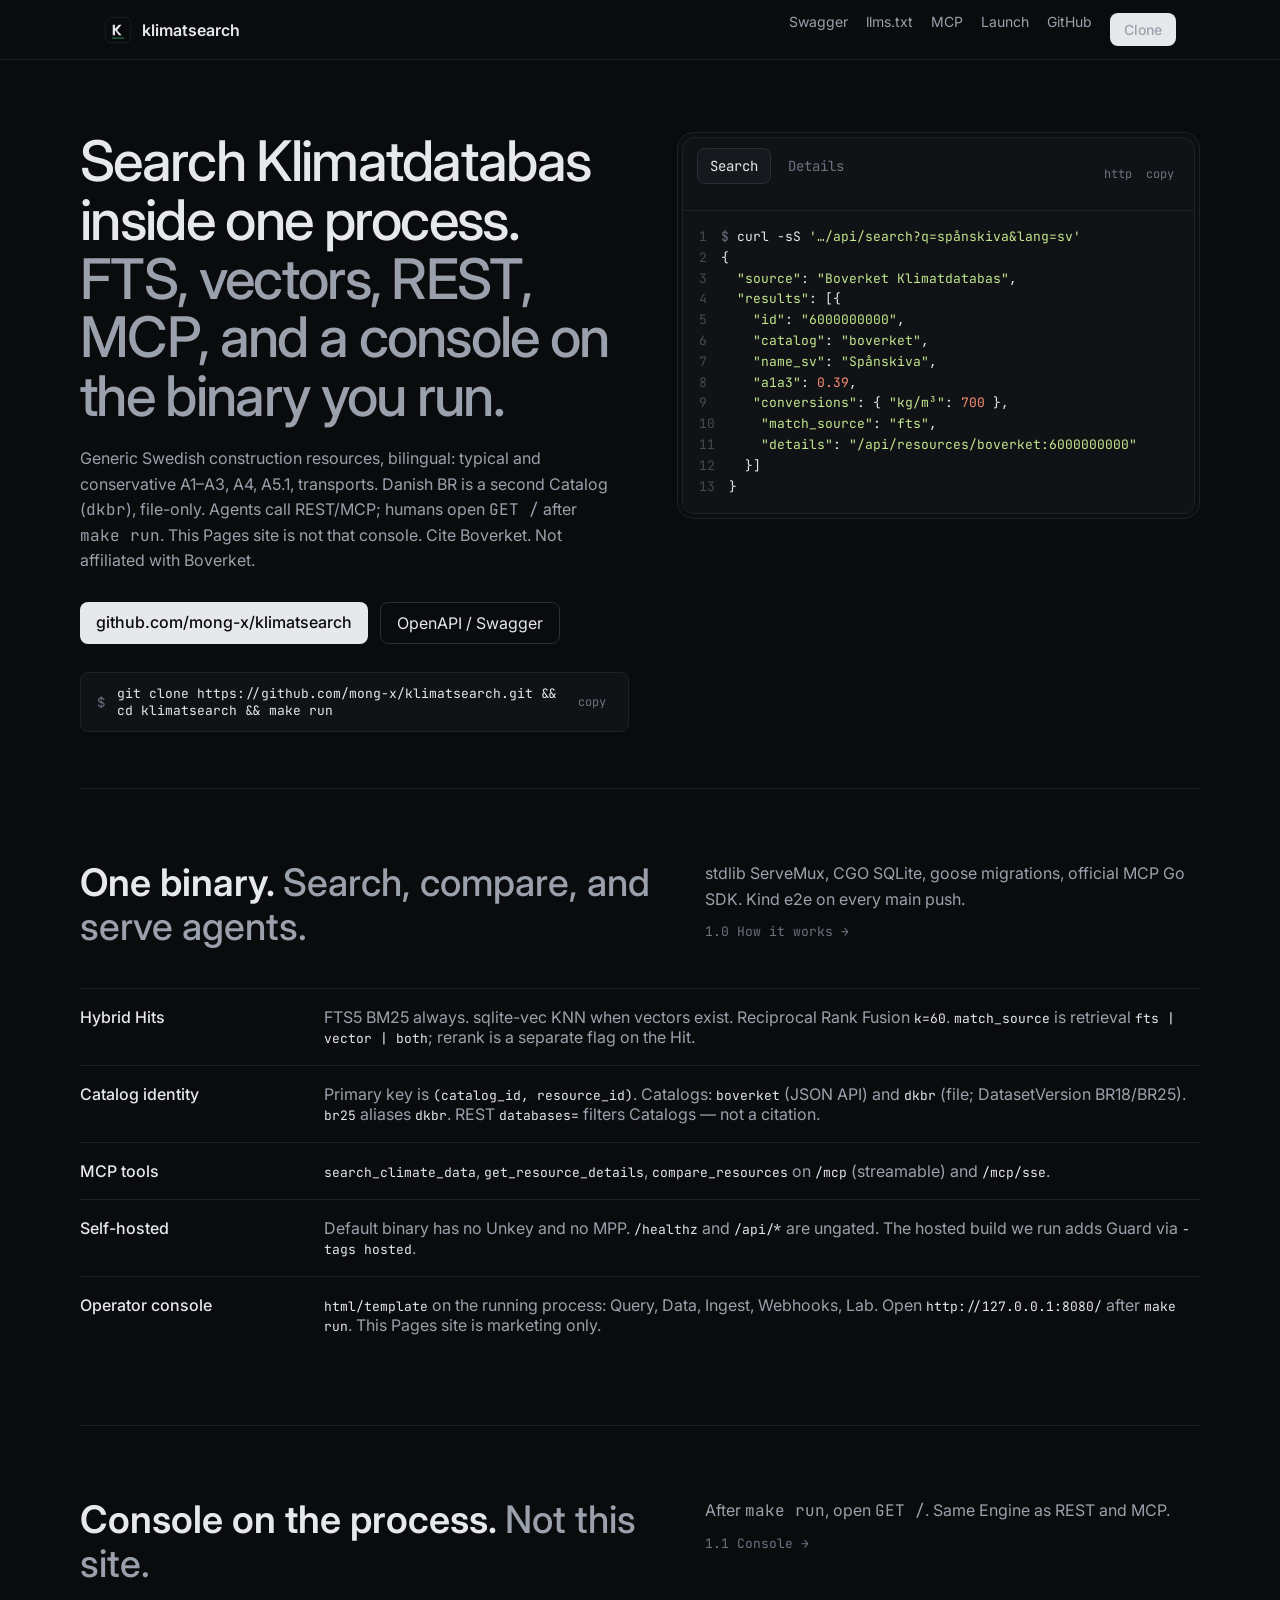
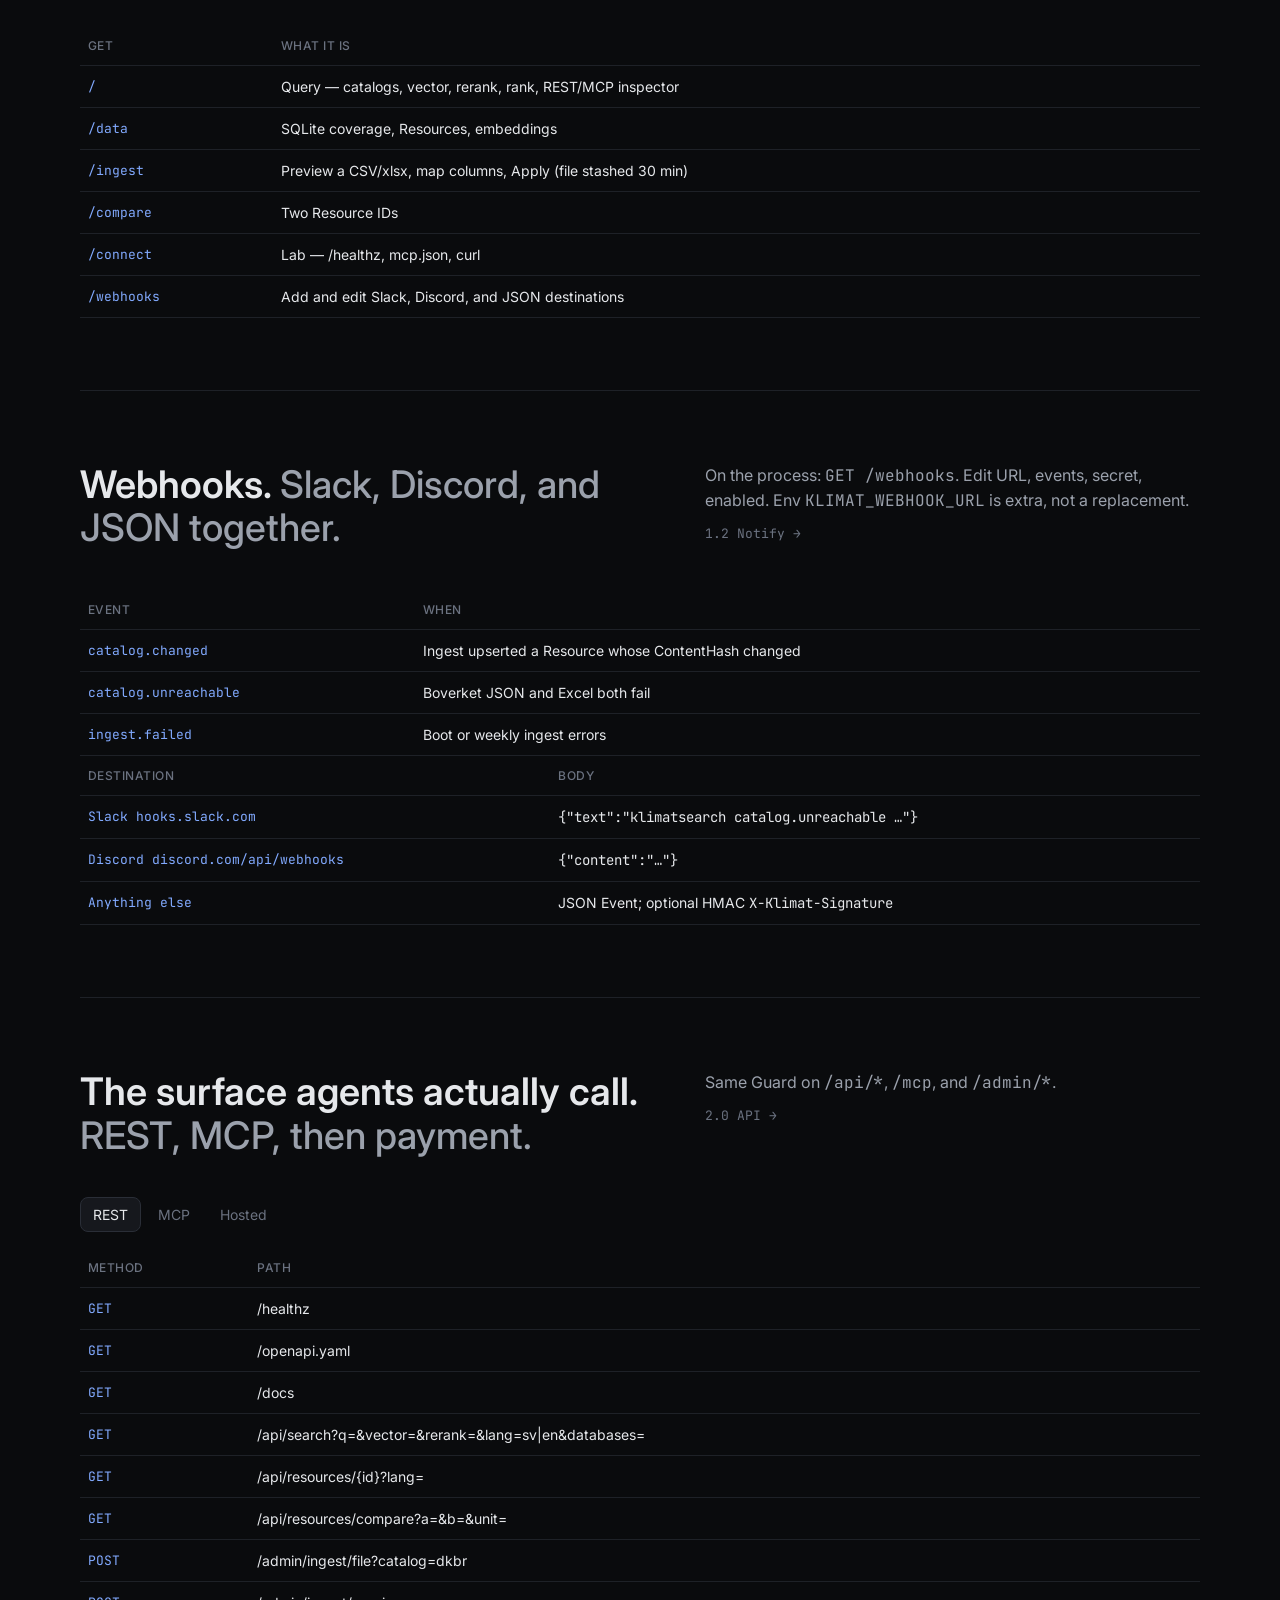
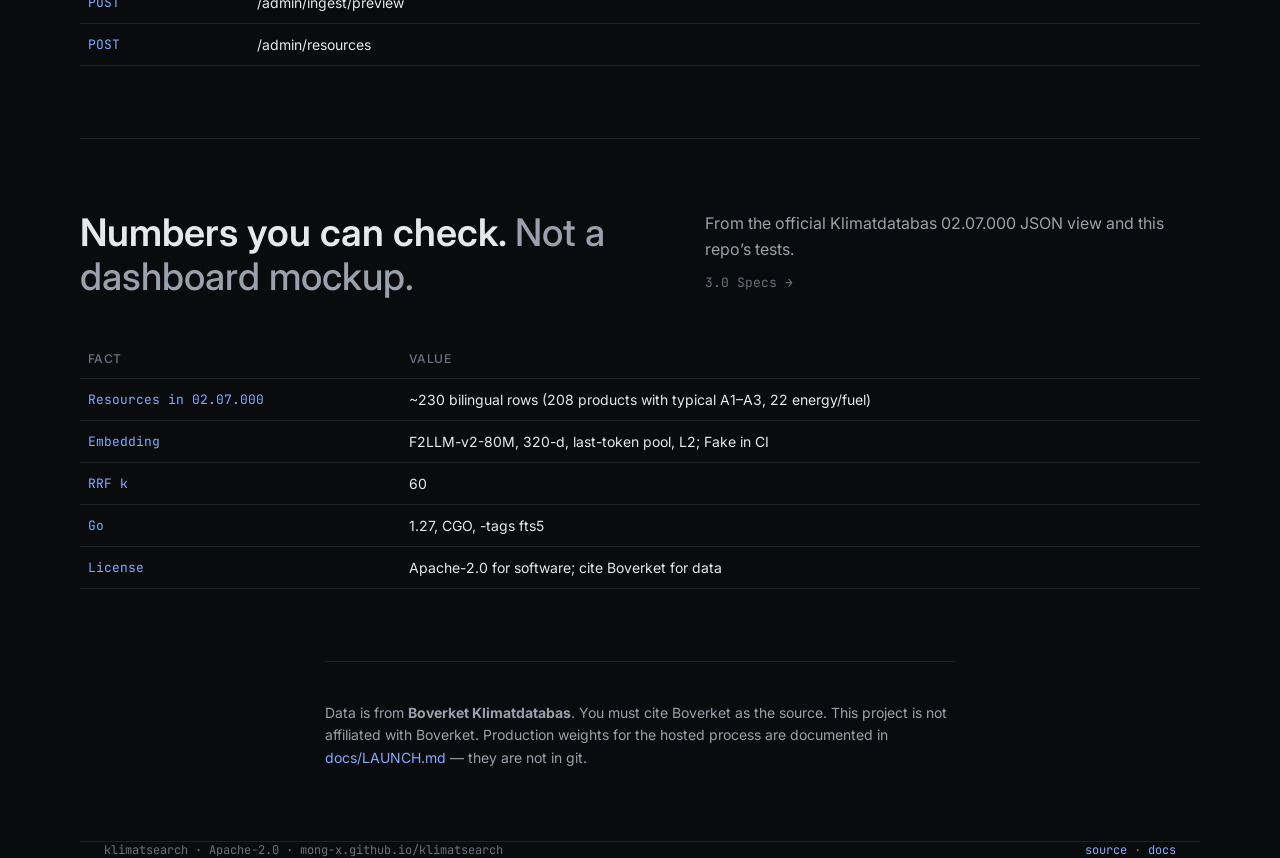
<file: site/index.html>
<!DOCTYPE html>
<html lang="en">
<head>
  <meta charset="utf-8" />
  <meta name="viewport" content="width=device-width, initial-scale=1" />
  <title>klimatsearch — hybrid search + MCP for Boverket Klimatdatabas</title>
  <meta name="description" content="Single Go binary: SQLite FTS5 + sqlite-vec, REST and MCP over Boverket Klimatdatabas. Cite Boverket. Apache-2.0." />
  <link rel="canonical" href="https://mong-x.github.io/klimatsearch/" />
  <meta property="og:title" content="klimatsearch" />
  <meta property="og:description" content="Hybrid search and MCP server for Boverket Klimatdatabas." />
  <meta property="og:image" content="https://mong-x.github.io/klimatsearch/assets/og.jpg" />
  <meta property="og:type" content="website" />
  <meta name="twitter:card" content="summary_large_image" />
  <link rel="icon" href="assets/mark.svg" type="image/svg+xml" />
  <link rel="preconnect" href="https://fonts.googleapis.com" />
  <link rel="preconnect" href="https://fonts.gstatic.com" crossorigin />
  <link href="https://fonts.googleapis.com/css2?family=Inter:wght@400;500;600&family=JetBrains+Mono:wght@400;500&display=swap" rel="stylesheet" />
  <link rel="stylesheet" href="styles.css" />
</head>
<body>
  <nav>
    <div class="wrap" style="display:flex;align-items:center;gap:20px;width:100%">
      <a class="brand" href="./"><img src="assets/mark.svg" alt="" />klimatsearch</a>
      <div class="links">
        <a href="./swagger/">Swagger</a>
        <a href="./llms.txt">llms.txt</a>
        <a href="https://github.com/mong-x/klimatsearch#mcp">MCP</a>
        <a href="https://github.com/mong-x/klimatsearch/blob/main/docs/LAUNCH.md">Launch</a>
        <a href="https://github.com/mong-x/klimatsearch">GitHub</a>
        <a class="btn" href="https://github.com/mong-x/klimatsearch#quick-start">Clone</a>
      </div>
    </div>
  </nav>

  <header class="wrap hero">
    <div>
      <h1>Search Klimatdatabas inside one process. <span>FTS, vectors, REST, MCP, and a console on the binary you run.</span></h1>
      <p class="lead">Generic Swedish construction resources, bilingual: typical and conservative A1–A3, A4, A5.1, transports. Danish BR is a second Catalog (<code>dkbr</code>), file-only. Agents call REST/MCP; humans open <code>GET /</code> after <code>make run</code>. This Pages site is not that console. Cite Boverket. Not affiliated with Boverket.</p>
      <div class="hero-actions">
        <a class="btn-primary" href="https://github.com/mong-x/klimatsearch">github.com/mong-x/klimatsearch</a>
        <a class="btn-ghost" href="./swagger/">OpenAPI / Swagger</a>
      </div>
      <div class="install" id="install">
        <span class="prompt">$</span>
        <code>git clone https://github.com/mong-x/klimatsearch.git &amp;&amp; cd klimatsearch &amp;&amp; make run</code>
        <button class="copy" type="button" data-copy="git clone https://github.com/mong-x/klimatsearch.git && cd klimatsearch && make run" aria-label="Copy install command">copy</button>
      </div>
    </div>
    <div class="frame" aria-label="Example search then details">
      <div class="frame-inner">
        <div class="chrome">
          <div class="tabs hero-tabs" role="tablist">
            <button type="button" role="tab" aria-selected="true" data-hero="search">Search</button>
            <button type="button" role="tab" aria-selected="false" data-hero="details">Details</button>
          </div>
          <span class="lang">http</span>
          <button class="copy" type="button" data-copy="curl -sS 'http://127.0.0.1:8080/api/search?q=spånskiva&amp;lang=sv'" aria-label="Copy curl">copy</button>
        </div>
        <pre class="hero-panel" id="hero-search"><span class="ln">1</span><span class="c">$</span> curl -sS <span class="s">'…/api/search?q=spånskiva&amp;lang=sv'</span>
<span class="ln">2</span>{
<span class="ln">3</span>  <span class="s">"source"</span>: <span class="s">"Boverket Klimatdatabas"</span>,
<span class="ln">4</span>  <span class="s">"results"</span>: [{
<span class="ln">5</span>    <span class="s">"id"</span>: <span class="s">"6000000000"</span>,
<span class="ln">6</span>    <span class="s">"catalog"</span>: <span class="s">"boverket"</span>,
<span class="ln">7</span>    <span class="s">"name_sv"</span>: <span class="s">"Spånskiva"</span>,
<span class="ln">8</span>    <span class="s">"a1a3"</span>: <span class="n">0.39</span>,
<span class="ln">9</span>    <span class="s">"conversions"</span>: { <span class="s">"kg/m³"</span>: <span class="n">700</span> },
<span class="ln">10</span>    <span class="s">"match_source"</span>: <span class="s">"fts"</span>,
<span class="ln">11</span>    <span class="s">"details"</span>: <span class="s">"/api/resources/boverket:6000000000"</span>
<span class="ln">12</span>  }]
<span class="ln">13</span>}</pre>
        <pre class="hero-panel" id="hero-details" hidden><span class="ln">1</span><span class="c">$</span> curl -sS <span class="s">'…/api/resources/boverket:6000000000'</span>
<span class="ln">2</span>{
<span class="ln">3</span>  <span class="s">"id"</span>: <span class="s">"6000000000"</span>,
<span class="ln">4</span>  <span class="s">"catalog"</span>: <span class="s">"boverket"</span>,
<span class="ln">5</span>  <span class="s">"name_sv"</span>: <span class="s">"Spånskiva"</span>,
<span class="ln">6</span>  <span class="s">"a1a3"</span>: <span class="n">0.39</span>,
<span class="ln">7</span>  <span class="s">"category"</span>: <span class="s">"Byggskivor"</span>,
<span class="ln">8</span>  <span class="s">"source"</span>: <span class="s">"Boverket Klimatdatabas"</span>,
<span class="ln">9</span>  <span class="s">"origin"</span>: <span class="s">"https://klimatdatabasen.boverket.se/detaljer/10/6000000000"</span>
<span class="ln">10</span>}
<span class="ln">11</span><span class="c"># GET …/api/resources/boverket:6000000000/origin → 302 to origin</span></pre>
      </div>
    </div>
  </header>

  <section class="wrap sec">
    <div class="head">
      <h2>One binary. <span>Search, compare, and serve agents.</span></h2>
      <p class="desc">stdlib ServeMux, CGO SQLite, goose migrations, official MCP Go SDK. Kind e2e on every main push.
        <span class="idx">1.0 How it works →</span>
      </p>
    </div>
    <dl class="defs">
      <div>
        <dt>Hybrid Hits</dt>
        <dd>FTS5 BM25 always. sqlite-vec KNN when vectors exist. Reciprocal Rank Fusion <code>k=60</code>. <code>match_source</code> is retrieval <code>fts | vector | both</code>; rerank is a separate flag on the Hit.</dd>
      </div>
      <div>
        <dt>Catalog identity</dt>
        <dd>Primary key is <code>(catalog_id, resource_id)</code>. Catalogs: <code>boverket</code> (JSON API) and <code>dkbr</code> (file; DatasetVersion BR18/BR25). <code>br25</code> aliases <code>dkbr</code>. REST <code>databases=</code> filters Catalogs — not a citation.</dd>
      </div>
      <div>
        <dt>MCP tools</dt>
        <dd><code>search_climate_data</code>, <code>get_resource_details</code>, <code>compare_resources</code> on <code>/mcp</code> (streamable) and <code>/mcp/sse</code>.</dd>
      </div>
      <div>
        <dt>Self-hosted</dt>
        <dd>Default binary has no Unkey and no MPP. <code>/healthz</code> and <code>/api/*</code> are ungated. The hosted build we run adds Guard via <code>-tags hosted</code>.</dd>
      </div>
      <div>
        <dt>Operator console</dt>
        <dd><code>html/template</code> on the running process: Query, Data, Ingest, Webhooks, Lab. Open <code>http://127.0.0.1:8080/</code> after <code>make run</code>. This Pages site is marketing only.</dd>
      </div>
    </dl>
  </section>

  <section class="wrap sec" id="console">
    <div class="head">
      <h2>Console on the process. <span>Not this site.</span></h2>
      <p class="desc">After <code>make run</code>, open <code>GET /</code>. Same Engine as REST and MCP.
        <span class="idx">1.1 Console →</span>
      </p>
    </div>
    <table class="specs">
      <thead><tr><th>GET</th><th>What it is</th></tr></thead>
      <tbody>
        <tr><td>/</td><td>Query — catalogs, vector, rerank, rank, REST/MCP inspector</td></tr>
        <tr><td>/data</td><td>SQLite coverage, Resources, embeddings</td></tr>
        <tr><td>/ingest</td><td>Preview a CSV/xlsx, map columns, Apply (file stashed 30 min)</td></tr>
        <tr><td>/compare</td><td>Two Resource IDs</td></tr>
        <tr><td>/connect</td><td>Lab — /healthz, mcp.json, curl</td></tr>
        <tr><td>/webhooks</td><td>Add and edit Slack, Discord, and JSON destinations</td></tr>
      </tbody>
    </table>
  </section>

  <section class="wrap sec" id="webhooks">
    <div class="head">
      <h2>Webhooks. <span>Slack, Discord, and JSON together.</span></h2>
      <p class="desc">On the process: <code>GET /webhooks</code>. Edit URL, events, secret, enabled. Env <code>KLIMAT_WEBHOOK_URL</code> is extra, not a replacement.
        <span class="idx">1.2 Notify →</span>
      </p>
    </div>
    <table class="specs">
      <thead><tr><th>Event</th><th>When</th></tr></thead>
      <tbody>
        <tr><td>catalog.changed</td><td>Ingest upserted a Resource whose ContentHash changed</td></tr>
        <tr><td>catalog.unreachable</td><td>Boverket JSON and Excel both fail</td></tr>
        <tr><td>ingest.failed</td><td>Boot or weekly ingest errors</td></tr>
      </tbody>
    </table>
    <table class="specs">
      <thead><tr><th>Destination</th><th>Body</th></tr></thead>
      <tbody>
        <tr><td>Slack hooks.slack.com</td><td><code>{"text":"klimatsearch catalog.unreachable …"}</code></td></tr>
        <tr><td>Discord discord.com/api/webhooks</td><td><code>{"content":"…"}</code></td></tr>
        <tr><td>Anything else</td><td>JSON Event; optional HMAC <code>X-Klimat-Signature</code></td></tr>
      </tbody>
    </table>
  </section>

  <section class="wrap sec" id="api">
    <div class="head">
      <h2>The surface agents actually call. <span>REST, MCP, then payment.</span></h2>
      <p class="desc">Same Guard on <code>/api/*</code>, <code>/mcp</code>, and <code>/admin/*</code>.
        <span class="idx">2.0 API →</span>
      </p>
    </div>
    <div class="tabs" role="tablist">
      <button type="button" role="tab" aria-selected="true" data-tab="rest">REST</button>
      <button type="button" role="tab" aria-selected="false" data-tab="mcp">MCP</button>
      <button type="button" role="tab" aria-selected="false" data-tab="guard">Hosted</button>
    </div>
    <div class="panel active" id="tab-rest" role="tabpanel">
      <table class="specs">
        <thead><tr><th>Method</th><th>Path</th></tr></thead>
        <tbody>
          <tr><td>GET</td><td>/healthz</td></tr>
          <tr><td>GET</td><td>/openapi.yaml</td></tr>
          <tr><td>GET</td><td>/docs</td></tr>
          <tr><td>GET</td><td>/api/search?q=&amp;vector=&amp;rerank=&amp;lang=sv|en&amp;databases=</td></tr>
          <tr><td>GET</td><td>/api/resources/{id}?lang=</td></tr>
          <tr><td>GET</td><td>/api/resources/compare?a=&amp;b=&amp;unit=</td></tr>
          <tr><td>POST</td><td>/admin/ingest/file?catalog=dkbr</td></tr>
          <tr><td>POST</td><td>/admin/ingest/preview</td></tr>
          <tr><td>POST</td><td>/admin/resources</td></tr>
        </tbody>
      </table>
    </div>
    <div class="panel" id="tab-mcp" role="tabpanel">
      <table class="specs">
        <thead><tr><th>Tool</th><th>Does</th></tr></thead>
        <tbody>
          <tr><td>search_climate_data</td><td>Query names and descriptions; optional databases[]</td></tr>
          <tr><td>get_resource_details</td><td>One Resource by prefixed or bare id</td></tr>
          <tr><td>compare_resources</td><td>A1–A3 of two Resources in one unit</td></tr>
        </tbody>
      </table>
    </div>
    <div class="panel" id="tab-guard" role="tabpanel">
      <table class="specs">
        <thead><tr><th>Build</th><th>What you get</th></tr></thead>
        <tbody>
          <tr><td>make build</td><td>Self-hosted. No Unkey, no mpp-go. API is ungated.</td></tr>
          <tr><td>make build-hosted</td><td>Our process. MPP Payment (402) and Unkey Bearer.</td></tr>
        </tbody>
      </table>
    </div>
  </section>

  <section class="wrap sec">
    <div class="head">
      <h2>Numbers you can check. <span>Not a dashboard mockup.</span></h2>
      <p class="desc">From the official Klimatdatabas 02.07.000 JSON view and this repo’s tests.
        <span class="idx">3.0 Specs →</span>
      </p>
    </div>
    <table class="specs">
      <thead><tr><th>Fact</th><th>Value</th></tr></thead>
      <tbody>
        <tr><td>Resources in 02.07.000</td><td>~230 bilingual rows (208 products with typical A1–A3, 22 energy/fuel)</td></tr>
        <tr><td>Embedding</td><td>F2LLM-v2-80M, 320-d, last-token pool, L2; Fake in CI</td></tr>
        <tr><td>RRF k</td><td>60</td></tr>
        <tr><td>Go</td><td>1.27, CGO, -tags fts5</td></tr>
        <tr><td>License</td><td>Apache-2.0 for software; cite Boverket for data</td></tr>
      </tbody>
    </table>
  </section>

  <p class="wrap cite">Data is from <strong>Boverket Klimatdatabas</strong>. You must cite Boverket as the source. This project is not affiliated with Boverket. Production weights for the hosted process are documented in <a href="https://github.com/mong-x/klimatsearch/blob/main/docs/LAUNCH.md">docs/LAUNCH.md</a> — they are not in git.</p>

  <footer class="wrap">
    <span>klimatsearch · Apache-2.0 · mong-x.github.io/klimatsearch</span>
    <span><a href="https://github.com/mong-x/klimatsearch">source</a> · <a href="https://github.com/mong-x/klimatsearch/blob/main/docs/README.md">docs</a></span>
  </footer>

  <script>
    document.querySelectorAll("[data-copy]").forEach((btn) => {
      btn.addEventListener("click", async () => {
        const text = btn.getAttribute("data-copy") || "";
        try {
          await navigator.clipboard.writeText(text);
          const prev = btn.textContent;
          btn.textContent = "copied";
          btn.setAttribute("aria-live", "polite");
          setTimeout(() => { btn.textContent = prev; }, 1200);
        } catch (_) {}
      });
    });
    const tabs = document.querySelectorAll('[data-tab]');
    tabs.forEach((tab) => {
      tab.addEventListener("click", () => {
        const id = tab.getAttribute("data-tab");
        tabs.forEach((t) => t.setAttribute("aria-selected", t === tab ? "true" : "false"));
        document.querySelectorAll(".panel").forEach((p) => {
          p.classList.toggle("active", p.id === "tab-" + id);
        });
      });
    });
    const heroTabs = document.querySelectorAll("[data-hero]");
    heroTabs.forEach((tab) => {
      tab.addEventListener("click", () => {
        const id = tab.getAttribute("data-hero");
        heroTabs.forEach((t) => t.setAttribute("aria-selected", t === tab ? "true" : "false"));
        document.querySelectorAll(".hero-panel").forEach((p) => {
          p.hidden = p.id !== "hero-" + id;
        });
        const copy = tab.closest(".chrome").querySelector(".copy");
        if (id === "details") {
          copy.setAttribute("data-copy", "curl -sS 'http://127.0.0.1:8080/api/resources/boverket:6000000000'");
        } else {
          copy.setAttribute("data-copy", "curl -sS 'http://127.0.0.1:8080/api/search?q=spånskiva&lang=sv'");
        }
      });
    });
  </script>
</body>
</html>
</file>
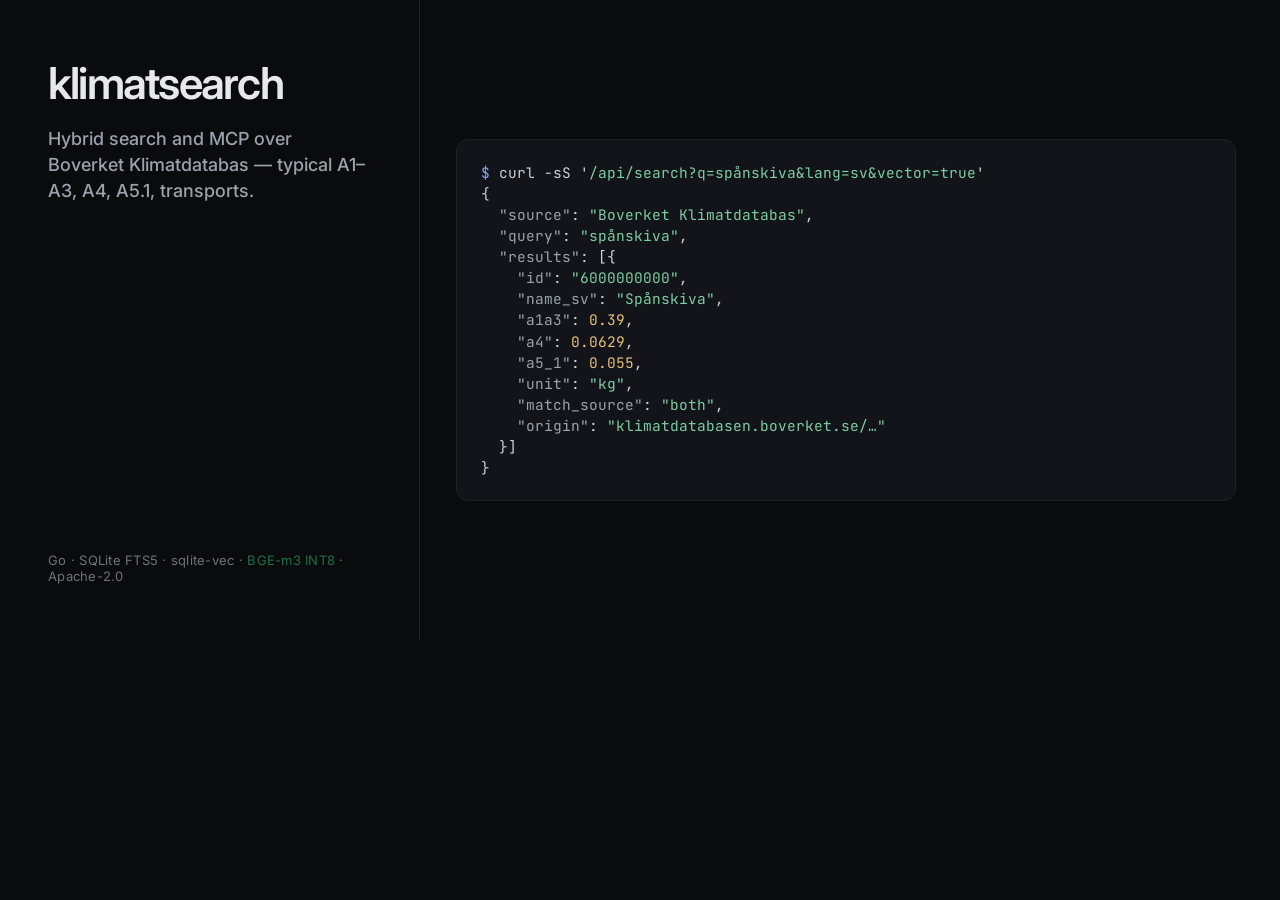
<file: site/assets/og.html>
<!DOCTYPE html>
<html lang="en">
<head>
  <meta charset="utf-8" />
  <style>
    @import url("https://fonts.googleapis.com/css2?family=Inter:wght@500;600&family=JetBrains+Mono:wght@400;500&display=swap");
    * { box-sizing: border-box; margin: 0; padding: 0; }
    html, body { width: 1280px; height: 640px; overflow: hidden; background: #0A0B0D; }
    body {
      display: grid;
      grid-template-columns: 420px 1fr;
      font-family: Inter, system-ui, sans-serif;
      color: #E6E8EB;
    }
    .left {
      padding: 56px 48px;
      display: flex;
      flex-direction: column;
      justify-content: space-between;
      border-right: 1px solid #1E2127;
    }
    h1 { font-size: 44px; letter-spacing: -0.04em; font-weight: 600; }
    .sub { margin-top: 16px; font-size: 18px; line-height: 1.45; color: #9aa3ad; font-weight: 500; }
    .meta { font-size: 13px; color: #6b737c; letter-spacing: 0.02em; }
    .meta span { color: #1F6F4A; }
    .frame { padding: 40px 44px 40px 36px; display: flex; align-items: center; }
    pre {
      width: 100%;
      background: #12141a;
      border: 1px solid #1E2127;
      border-radius: 12px;
      padding: 22px 24px;
      font-family: "JetBrains Mono", ui-monospace, monospace;
      font-size: 14.5px;
      line-height: 1.45;
      color: #c9d0d8;
    }
    .cmd { color: #82AAFF; }
    .k { color: #9aa3ad; }
    .s { color: #7dcea0; }
    .n { color: #e6c07b; }
    .dim { color: #5c6570; }
  </style>
</head>
<body>
  <div class="left">
    <div>
      <h1>klimatsearch</h1>
      <p class="sub">Hybrid search and MCP over Boverket Klimatdatabas — typical A1–A3, A4, A5.1, transports.</p>
    </div>
    <p class="meta">Go · SQLite FTS5 · sqlite-vec · <span>BGE-m3 INT8</span> · Apache-2.0</p>
  </div>
  <div class="frame">
<pre><span class="cmd">$</span> curl -sS '<span class="s">/api/search?q=spånskiva&amp;lang=sv&amp;vector=true</span>'
{
  <span class="k">"source"</span>: <span class="s">"Boverket Klimatdatabas"</span>,
  <span class="k">"query"</span>: <span class="s">"spånskiva"</span>,
  <span class="k">"results"</span>: [{
    <span class="k">"id"</span>: <span class="s">"6000000000"</span>,
    <span class="k">"name_sv"</span>: <span class="s">"Spånskiva"</span>,
    <span class="k">"a1a3"</span>: <span class="n">0.39</span>,
    <span class="k">"a4"</span>: <span class="n">0.0629</span>,
    <span class="k">"a5_1"</span>: <span class="n">0.055</span>,
    <span class="k">"unit"</span>: <span class="s">"kg"</span>,
    <span class="k">"match_source"</span>: <span class="s">"both"</span>,
    <span class="k">"origin"</span>: <span class="s">"klimatdatabasen.boverket.se/…"</span>
  }]
}</pre>
  </div>
</body>
</html>
</file>
<file: site/styles.css>
:root {
  --bg-base: #0a0b0d;
  --bg-surface: #101216;
  --bg-elevated: #16181d;
  --border-subtle: #1e2127;
  --border-strong: #2a2e37;
  --text-primary: #e6e8eb;
  --text-secondary: #9ba1ac;
  --text-tertiary: #6b7280;
  --text-disabled: #454b54;
  --kw: #c792ea;
  --str: #c3e88d;
  --fn: #82aaff;
  --num: #f78c6c;
  --const: #ffcb6b;
  --pine: #1f6f4a;
  --font-sans: Inter, ui-sans-serif, system-ui, sans-serif;
  --font-mono: "JetBrains Mono", ui-monospace, monospace;
}

* { box-sizing: border-box; }
html, body { margin: 0; background: var(--bg-base); color: var(--text-primary); font-family: var(--font-sans); }
a { color: var(--fn); text-decoration: none; }
a:hover { text-decoration: underline; }
code, kbd, pre, .mono { font-family: var(--font-mono); }

.wrap { max-width: 1120px; margin: 0 auto; padding: 0 24px; }

nav {
  display: flex; align-items: center; gap: 20px;
  height: 60px; border-bottom: 1px solid var(--border-subtle);
  background: var(--bg-base); position: sticky; top: 0; z-index: 10;
}
nav .brand { display: flex; align-items: center; gap: 10px; color: var(--text-primary); font-weight: 600; }
nav .brand img { width: 28px; height: 28px; }
nav .links { margin-left: auto; display: flex; gap: 18px; font-size: 14px; }
nav .links a { color: var(--text-secondary); }
nav .btn {
  color: var(--bg-base); background: var(--text-primary);
  padding: 8px 14px; border-radius: 8px; font-size: 14px; font-weight: 500;
}
nav .btn:hover { text-decoration: none; opacity: 0.92; }

.hero { display: grid; grid-template-columns: 1.05fr 1fr; gap: 48px; padding: 72px 0 56px; align-items: start; }
.hero h1 {
  font-size: clamp(36px, 5vw, 56px); font-weight: 500; letter-spacing: -0.03em;
  line-height: 1.05; margin: 0 0 20px;
}
.hero h1 span { color: var(--text-secondary); }
.hero p.lead { color: var(--text-secondary); font-size: 16px; line-height: 1.6; max-width: 54ch; margin: 0 0 28px; }
.hero-actions { display: flex; gap: 12px; flex-wrap: wrap; margin-bottom: 28px; }
.hero-actions .btn-primary {
  background: var(--text-primary); color: var(--bg-base); padding: 10px 16px; border-radius: 8px; font-weight: 500;
}
.hero-actions .btn-ghost {
  border: 1px solid var(--border-strong); color: var(--text-primary); padding: 10px 16px; border-radius: 8px;
}
.hero-actions a:hover { text-decoration: none; }

.frame {
  border: 1px solid var(--border-subtle); background: #0d0e11;
  border-radius: 16px; padding: 4px;
}
.frame-inner {
  border: 1px solid var(--border-subtle); background: var(--bg-surface);
  border-radius: 12px; overflow: hidden;
}
.chrome {
  display: flex; align-items: center; gap: 8px;
  border-bottom: 1px solid var(--border-subtle); padding: 10px 14px;
  font-family: var(--font-mono); font-size: 13px; color: var(--text-secondary);
}
.hero-tabs { margin: 0; }
.hero-tabs button { font-family: var(--font-mono); font-size: 12px; padding: 4px 10px; }
pre[hidden] { display: none; }
.chrome .lang { margin-left: auto; color: var(--text-tertiary); font-size: 12px; }
.copy {
  background: none; border: 0; color: var(--text-tertiary); cursor: pointer;
  font-family: var(--font-mono); font-size: 12px;
}
.copy:hover { color: var(--text-secondary); }
pre {
  margin: 0; padding: 16px; overflow-x: auto; font-size: 13px; line-height: 1.6;
  color: var(--text-primary);
}
.ln { color: var(--text-disabled); user-select: none; padding-right: 14px; }
.k { color: var(--kw); }
.s { color: var(--str); }
.f { color: var(--fn); }
.n { color: var(--num); }
.c { color: var(--text-tertiary); }
.p { color: var(--pine); }

.install {
  display: flex; align-items: center; gap: 12px;
  border: 1px solid var(--border-subtle); background: var(--bg-surface);
  border-radius: 8px; padding: 12px 16px; font-size: 13px;
}
.install .prompt { color: var(--text-tertiary); user-select: none; }
.install code { color: var(--text-primary); }
.install .copy { margin-left: auto; }

.sec { padding: 72px 0; border-top: 1px solid var(--border-subtle); }
.head { display: grid; grid-template-columns: 1.2fr 1fr; gap: 32px; margin-bottom: 40px; }
.head h2 { font-size: clamp(26px, 3vw, 38px); font-weight: 600; line-height: 1.15; margin: 0; }
.head h2 span { color: var(--text-secondary); font-weight: 500; }
.head .desc { color: var(--text-secondary); font-size: 16px; line-height: 1.6; margin: 0; }
.head .idx { display: block; margin-top: 10px; font-family: var(--font-mono); font-size: 13px; color: var(--text-tertiary); }

dl.defs { margin: 0; }
dl.defs > div {
  display: grid; grid-template-columns: 220px 1fr; gap: 24px;
  padding: 18px 0; border-top: 1px solid var(--border-subtle);
}
dl.defs dt { font-weight: 500; }
dl.defs dd { margin: 0; color: var(--text-secondary); }
dl.defs dd code { font-size: 13px; color: var(--text-primary); }

.tabs { display: flex; gap: 4px; margin-bottom: 16px; }
.tabs button {
  background: transparent; border: 1px solid transparent; color: var(--text-tertiary);
  padding: 8px 12px; border-radius: 8px; cursor: pointer; font: inherit; font-size: 14px;
}
.tabs button[aria-selected="true"] {
  color: var(--text-primary); border-color: var(--border-strong); background: var(--bg-elevated);
}
.panel { display: none; }
.panel.active { display: block; }

table.specs { width: 100%; border-collapse: collapse; font-size: 14px; }
table.specs th, table.specs td {
  text-align: left; padding: 12px 8px; border-bottom: 1px solid var(--border-subtle);
  vertical-align: top;
}
table.specs th { color: var(--text-tertiary); font-weight: 500; font-size: 12px; letter-spacing: 0.04em; text-transform: uppercase; }
table.specs td:first-child { font-family: var(--font-mono); font-size: 13px; color: var(--fn); white-space: nowrap; }

.cite {
  border-top: 1px solid var(--border-subtle); padding: 40px 0 72px;
  color: var(--text-secondary); font-size: 14px; line-height: 1.6; max-width: 70ch;
}

footer {
  border-top: 1px solid var(--border-subtle); padding: 28px 0 48px;
  display: flex; justify-content: space-between; gap: 16px; flex-wrap: wrap;
  color: var(--text-tertiary); font-family: var(--font-mono); font-size: 12px;
}

@media (max-width: 860px) {
  .hero, .head, dl.defs > div { grid-template-columns: 1fr; gap: 16px; }
  nav .links a:not(.btn) { display: none; }
  .hero { padding: 40px 0 32px; }
  .sec { padding: 48px 0; }
  .hero-actions { flex-direction: column; align-items: stretch; }
  .hero-actions a { text-align: center; }
  .install { overflow-x: auto; }
}

@media (prefers-reduced-motion: reduce) {
  * { animation: none !important; transition: none !important; }
}
</file>
